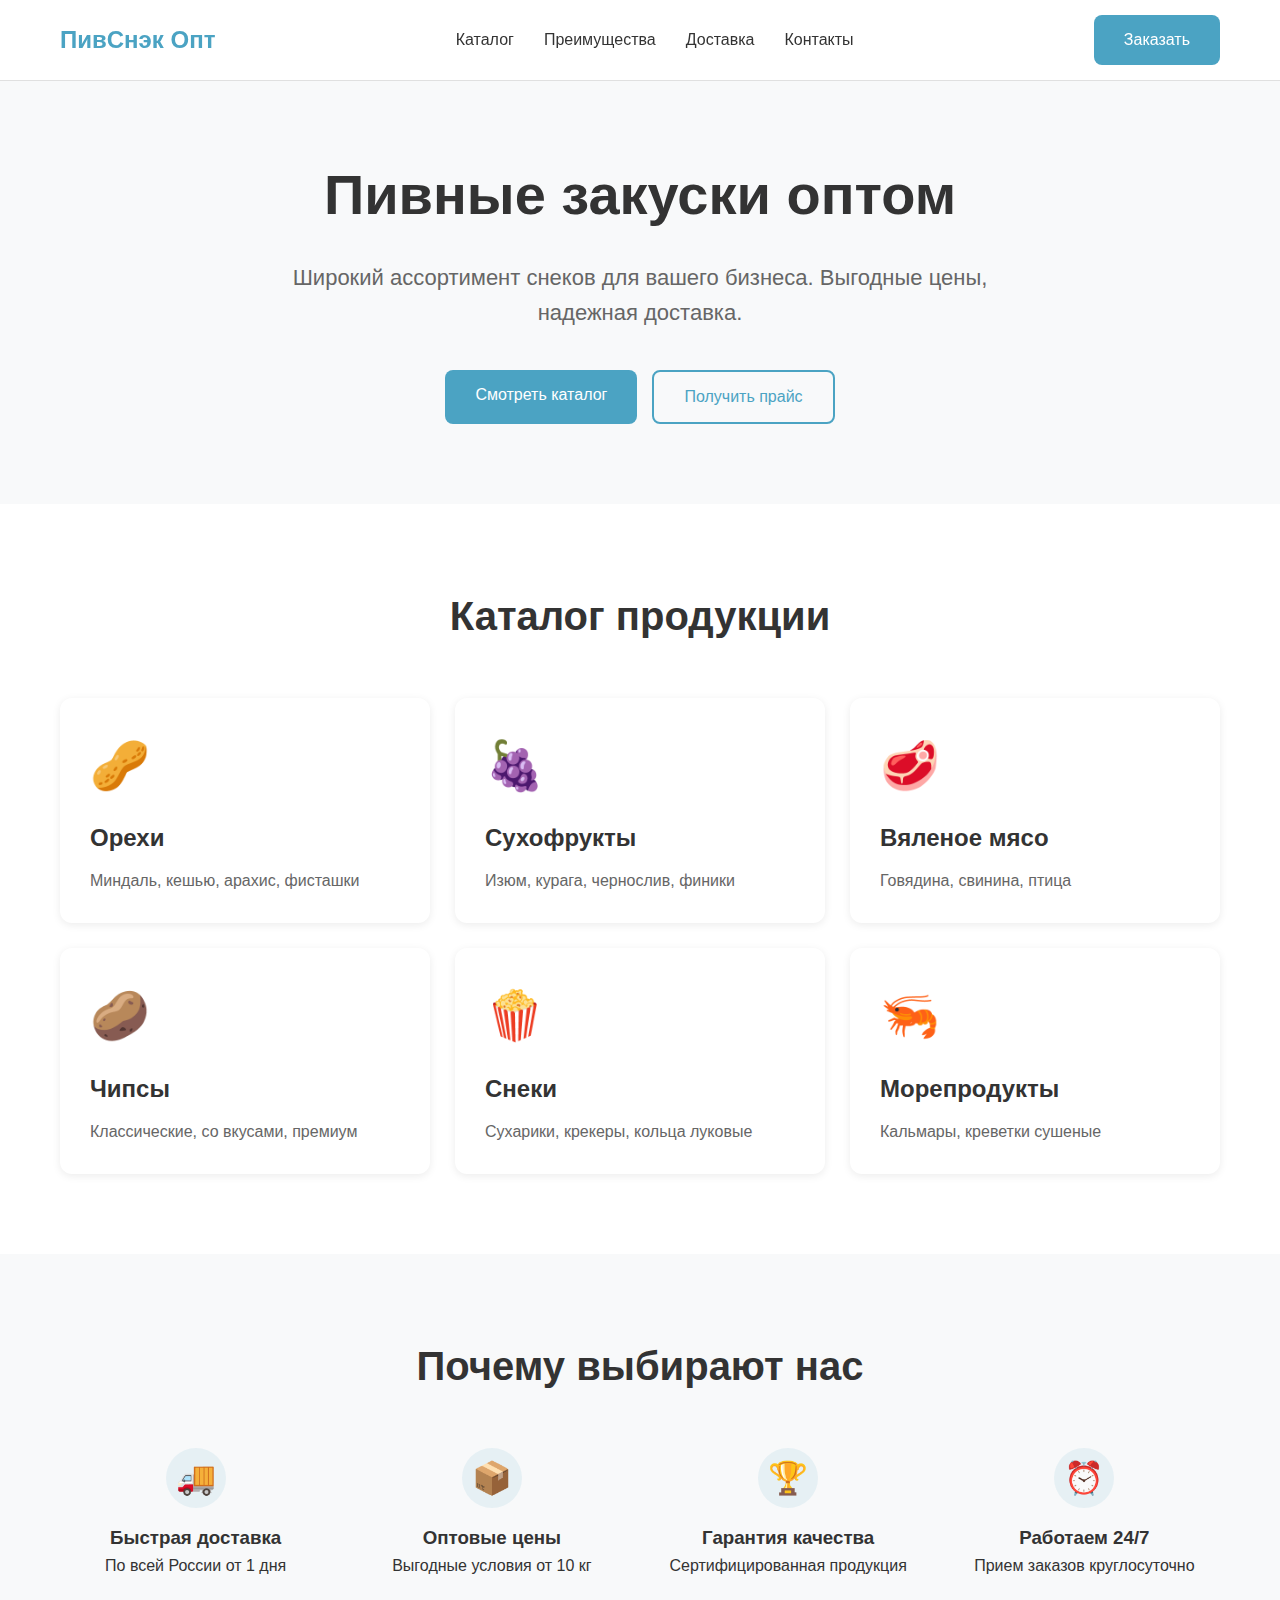
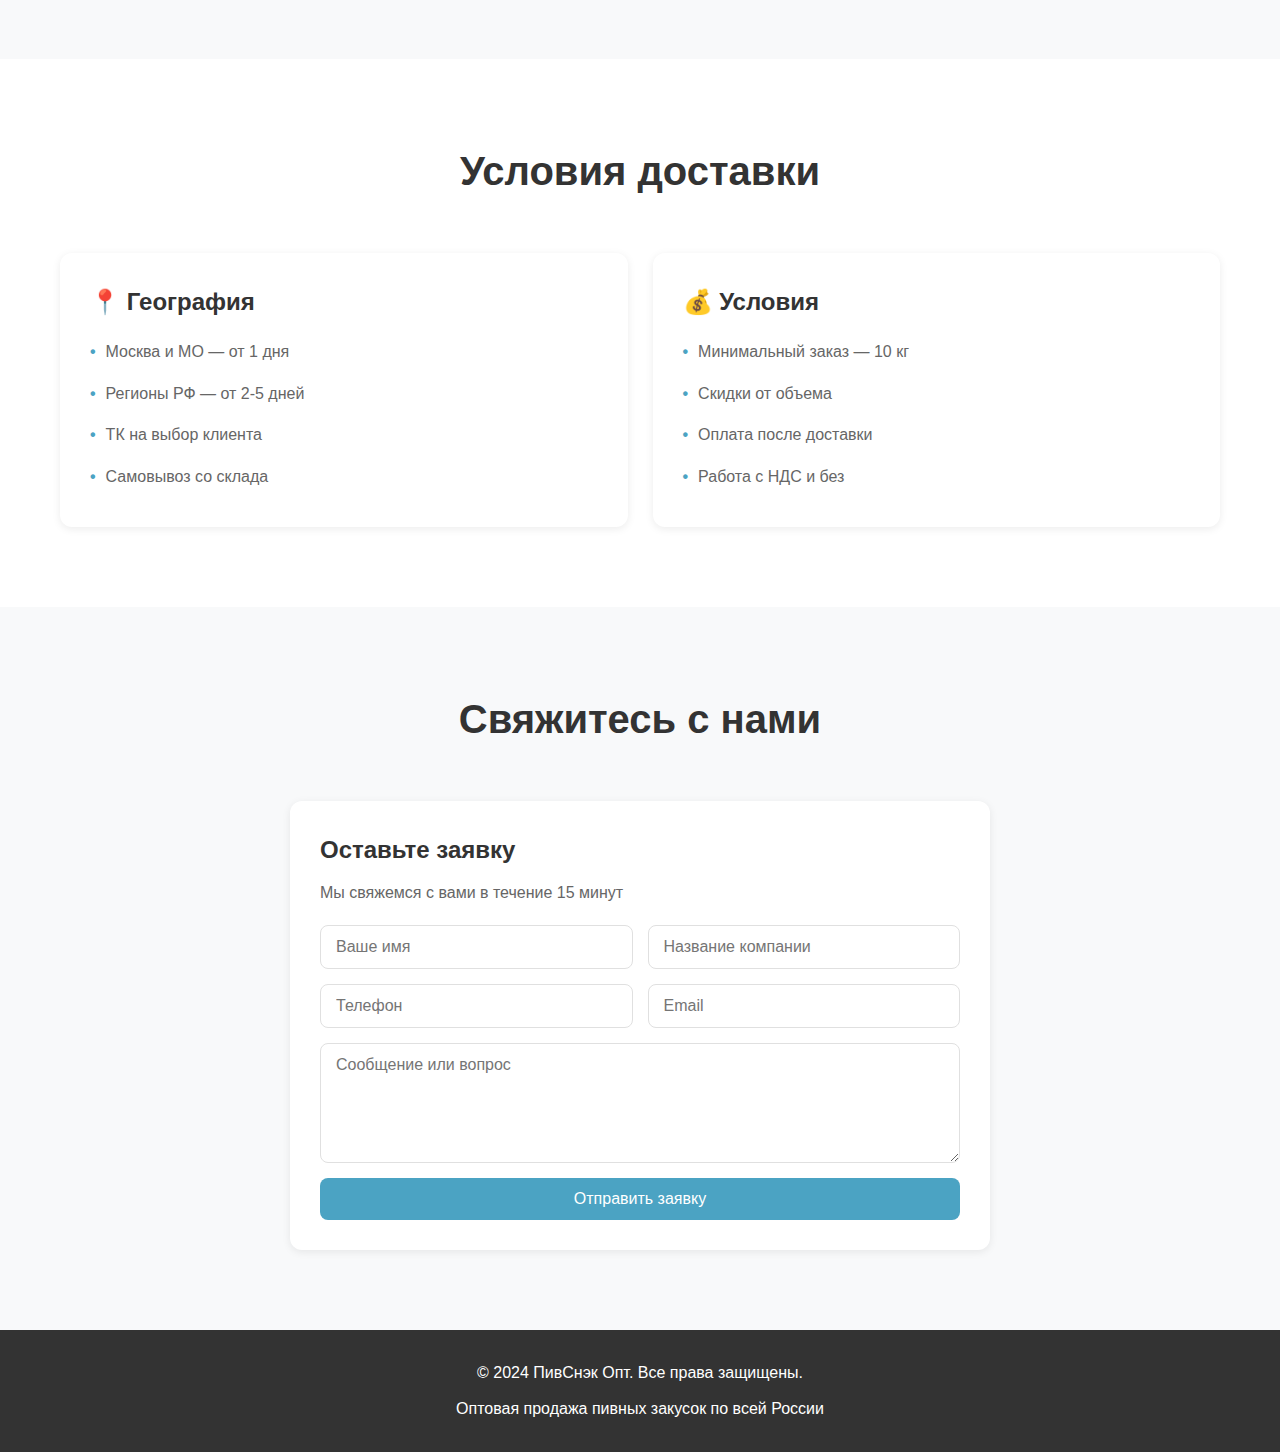
<file: static/index.html>
<!DOCTYPE html>
<html lang="ru">
<head>
    <meta charset="UTF-8">
    <meta name="viewport" content="width=device-width, initial-scale=1.0">
    <title>ПивСнэк Опт — Пивные закуски оптом по всей России</title>
    <meta name="description" content="Оптовая продажа пивных закусок: орехи, сухофрукты, вяленое мясо, чипсы, снеки. Выгодные цены, быстрая доставка по России.">
    <meta name="keywords" content="пивные закуски опт, снеки оптом, орехи опт, сухофрукты опт, вяленое мясо опт">
    <style>
        * {
            margin: 0;
            padding: 0;
            box-sizing: border-box;
        }

        :root {
            --primary: #4BA3C3;
            --primary-dark: #2E7D9A;
            --text: #333;
            --text-light: #666;
            --bg: #f8f9fa;
            --white: #ffffff;
            --border: #e0e0e0;
        }

        body {
            font-family: -apple-system, BlinkMacSystemFont, 'Segoe UI', Roboto, Oxygen, Ubuntu, Cantarell, sans-serif;
            line-height: 1.6;
            color: var(--text);
            background: var(--bg);
        }

        .container {
            max-width: 1200px;
            margin: 0 auto;
            padding: 0 20px;
        }

        nav {
            position: fixed;
            top: 0;
            left: 0;
            right: 0;
            background: rgba(255, 255, 255, 0.95);
            backdrop-filter: blur(10px);
            border-bottom: 1px solid var(--border);
            z-index: 1000;
            padding: 15px 0;
        }

        nav .container {
            display: flex;
            justify-content: space-between;
            align-items: center;
        }

        .logo {
            font-size: 24px;
            font-weight: bold;
            color: var(--primary);
        }

        nav ul {
            display: flex;
            gap: 30px;
            list-style: none;
        }

        nav a {
            color: var(--text);
            text-decoration: none;
            transition: color 0.3s;
        }

        nav a:hover {
            color: var(--primary);
        }

        .btn {
            display: inline-block;
            padding: 12px 30px;
            background: var(--primary);
            color: white;
            text-decoration: none;
            border-radius: 8px;
            border: none;
            font-size: 16px;
            cursor: pointer;
            transition: background 0.3s;
        }

        .btn:hover {
            background: var(--primary-dark);
        }

        .btn-outline {
            background: transparent;
            border: 2px solid var(--primary);
            color: var(--primary);
        }

        .btn-outline:hover {
            background: var(--primary);
            color: white;
        }

        .hero {
            padding: 150px 20px 80px;
            text-align: center;
        }

        .hero h1 {
            font-size: 56px;
            margin-bottom: 20px;
            color: var(--text);
        }

        .hero p {
            font-size: 22px;
            color: var(--text-light);
            max-width: 700px;
            margin: 0 auto 40px;
        }

        .hero-buttons {
            display: flex;
            gap: 15px;
            justify-content: center;
            flex-wrap: wrap;
        }

        section {
            padding: 80px 20px;
        }

        section.alt {
            background: white;
        }

        h2 {
            font-size: 40px;
            text-align: center;
            margin-bottom: 50px;
            color: var(--text);
        }

        .grid {
            display: grid;
            gap: 25px;
        }

        .grid-3 {
            grid-template-columns: repeat(auto-fit, minmax(300px, 1fr));
        }

        .grid-4 {
            grid-template-columns: repeat(auto-fit, minmax(250px, 1fr));
        }

        .grid-2 {
            grid-template-columns: repeat(auto-fit, minmax(350px, 1fr));
        }

        .card {
            background: white;
            padding: 30px;
            border-radius: 12px;
            box-shadow: 0 2px 8px rgba(0,0,0,0.08);
            transition: transform 0.3s, box-shadow 0.3s;
        }

        .card:hover {
            transform: translateY(-5px);
            box-shadow: 0 4px 16px rgba(0,0,0,0.12);
        }

        .card-icon {
            font-size: 48px;
            margin-bottom: 15px;
        }

        .card h3 {
            font-size: 24px;
            margin-bottom: 10px;
            color: var(--text);
        }

        .card p {
            color: var(--text-light);
        }

        .advantage {
            text-align: center;
        }

        .advantage-icon {
            width: 60px;
            height: 60px;
            background: rgba(75, 163, 195, 0.1);
            border-radius: 50%;
            display: flex;
            align-items: center;
            justify-content: center;
            margin: 0 auto 15px;
            font-size: 32px;
        }

        .delivery-card ul {
            list-style: none;
            padding: 0;
        }

        .delivery-card li {
            padding: 8px 0;
            color: var(--text-light);
        }

        .delivery-card li:before {
            content: "•";
            color: var(--primary);
            font-weight: bold;
            margin-right: 10px;
        }

        form {
            display: grid;
            gap: 15px;
        }

        .form-row {
            display: grid;
            grid-template-columns: 1fr 1fr;
            gap: 15px;
        }

        input, textarea {
            width: 100%;
            padding: 12px 15px;
            border: 1px solid var(--border);
            border-radius: 8px;
            font-size: 16px;
            font-family: inherit;
        }

        textarea {
            resize: vertical;
            min-height: 120px;
        }

        footer {
            background: var(--text);
            color: white;
            text-align: center;
            padding: 30px 20px;
        }

        @media (max-width: 768px) {
            nav ul {
                display: none;
            }

            .hero h1 {
                font-size: 36px;
            }

            .hero p {
                font-size: 18px;
            }

            .form-row {
                grid-template-columns: 1fr;
            }

            h2 {
                font-size: 32px;
            }
        }
    </style>
</head>
<body>
    <nav>
        <div class="container">
            <div class="logo">ПивСнэк Опт</div>
            <ul>
                <li><a href="#catalog">Каталог</a></li>
                <li><a href="#advantages">Преимущества</a></li>
                <li><a href="#delivery">Доставка</a></li>
                <li><a href="#contacts">Контакты</a></li>
            </ul>
            <a href="#contacts" class="btn">Заказать</a>
        </div>
    </nav>

    <section class="hero">
        <div class="container">
            <h1>Пивные закуски оптом</h1>
            <p>Широкий ассортимент снеков для вашего бизнеса. Выгодные цены, надежная доставка.</p>
            <div class="hero-buttons">
                <a href="#catalog" class="btn">Смотреть каталог</a>
                <a href="#contacts" class="btn btn-outline">Получить прайс</a>
            </div>
        </div>
    </section>

    <section id="catalog" class="alt">
        <div class="container">
            <h2>Каталог продукции</h2>
            <div class="grid grid-3">
                <article class="card">
                    <div class="card-icon">🥜</div>
                    <h3>Орехи</h3>
                    <p>Миндаль, кешью, арахис, фисташки</p>
                </article>
                <article class="card">
                    <div class="card-icon">🍇</div>
                    <h3>Сухофрукты</h3>
                    <p>Изюм, курага, чернослив, финики</p>
                </article>
                <article class="card">
                    <div class="card-icon">🥩</div>
                    <h3>Вяленое мясо</h3>
                    <p>Говядина, свинина, птица</p>
                </article>
                <article class="card">
                    <div class="card-icon">🥔</div>
                    <h3>Чипсы</h3>
                    <p>Классические, со вкусами, премиум</p>
                </article>
                <article class="card">
                    <div class="card-icon">🍿</div>
                    <h3>Снеки</h3>
                    <p>Сухарики, крекеры, кольца луковые</p>
                </article>
                <article class="card">
                    <div class="card-icon">🦐</div>
                    <h3>Морепродукты</h3>
                    <p>Кальмары, креветки сушеные</p>
                </article>
            </div>
        </div>
    </section>

    <section id="advantages">
        <div class="container">
            <h2>Почему выбирают нас</h2>
            <div class="grid grid-4">
                <div class="advantage">
                    <div class="advantage-icon">🚚</div>
                    <h3>Быстрая доставка</h3>
                    <p>По всей России от 1 дня</p>
                </div>
                <div class="advantage">
                    <div class="advantage-icon">📦</div>
                    <h3>Оптовые цены</h3>
                    <p>Выгодные условия от 10 кг</p>
                </div>
                <div class="advantage">
                    <div class="advantage-icon">🏆</div>
                    <h3>Гарантия качества</h3>
                    <p>Сертифицированная продукция</p>
                </div>
                <div class="advantage">
                    <div class="advantage-icon">⏰</div>
                    <h3>Работаем 24/7</h3>
                    <p>Прием заказов круглосуточно</p>
                </div>
            </div>
        </div>
    </section>

    <section id="delivery" class="alt">
        <div class="container">
            <h2>Условия доставки</h2>
            <div class="grid grid-2">
                <div class="card delivery-card">
                    <h3>📍 География</h3>
                    <ul>
                        <li>Москва и МО — от 1 дня</li>
                        <li>Регионы РФ — от 2-5 дней</li>
                        <li>ТК на выбор клиента</li>
                        <li>Самовывоз со склада</li>
                    </ul>
                </div>
                <div class="card delivery-card">
                    <h3>💰 Условия</h3>
                    <ul>
                        <li>Минимальный заказ — 10 кг</li>
                        <li>Скидки от объема</li>
                        <li>Оплата после доставки</li>
                        <li>Работа с НДС и без</li>
                    </ul>
                </div>
            </div>
        </div>
    </section>

    <section id="contacts">
        <div class="container">
            <h2>Свяжитесь с нами</h2>
            <div class="card" style="max-width: 700px; margin: 0 auto;">
                <h3>Оставьте заявку</h3>
                <p style="margin-bottom: 20px;">Мы свяжемся с вами в течение 15 минут</p>
                <form action="#" method="POST">
                    <div class="form-row">
                        <input type="text" name="name" placeholder="Ваше имя" required>
                        <input type="text" name="company" placeholder="Название компании">
                    </div>
                    <div class="form-row">
                        <input type="tel" name="phone" placeholder="Телефон" required>
                        <input type="email" name="email" placeholder="Email" required>
                    </div>
                    <textarea name="message" placeholder="Сообщение или вопрос"></textarea>
                    <button type="submit" class="btn" style="width: 100%;">Отправить заявку</button>
                </form>
            </div>
        </div>
    </section>

    <footer>
        <div class="container">
            <p>&copy; 2024 ПивСнэк Опт. Все права защищены.</p>
            <p style="margin-top: 10px;">Оптовая продажа пивных закусок по всей России</p>
        </div>
    </footer>
</body>
</html>
</file>
